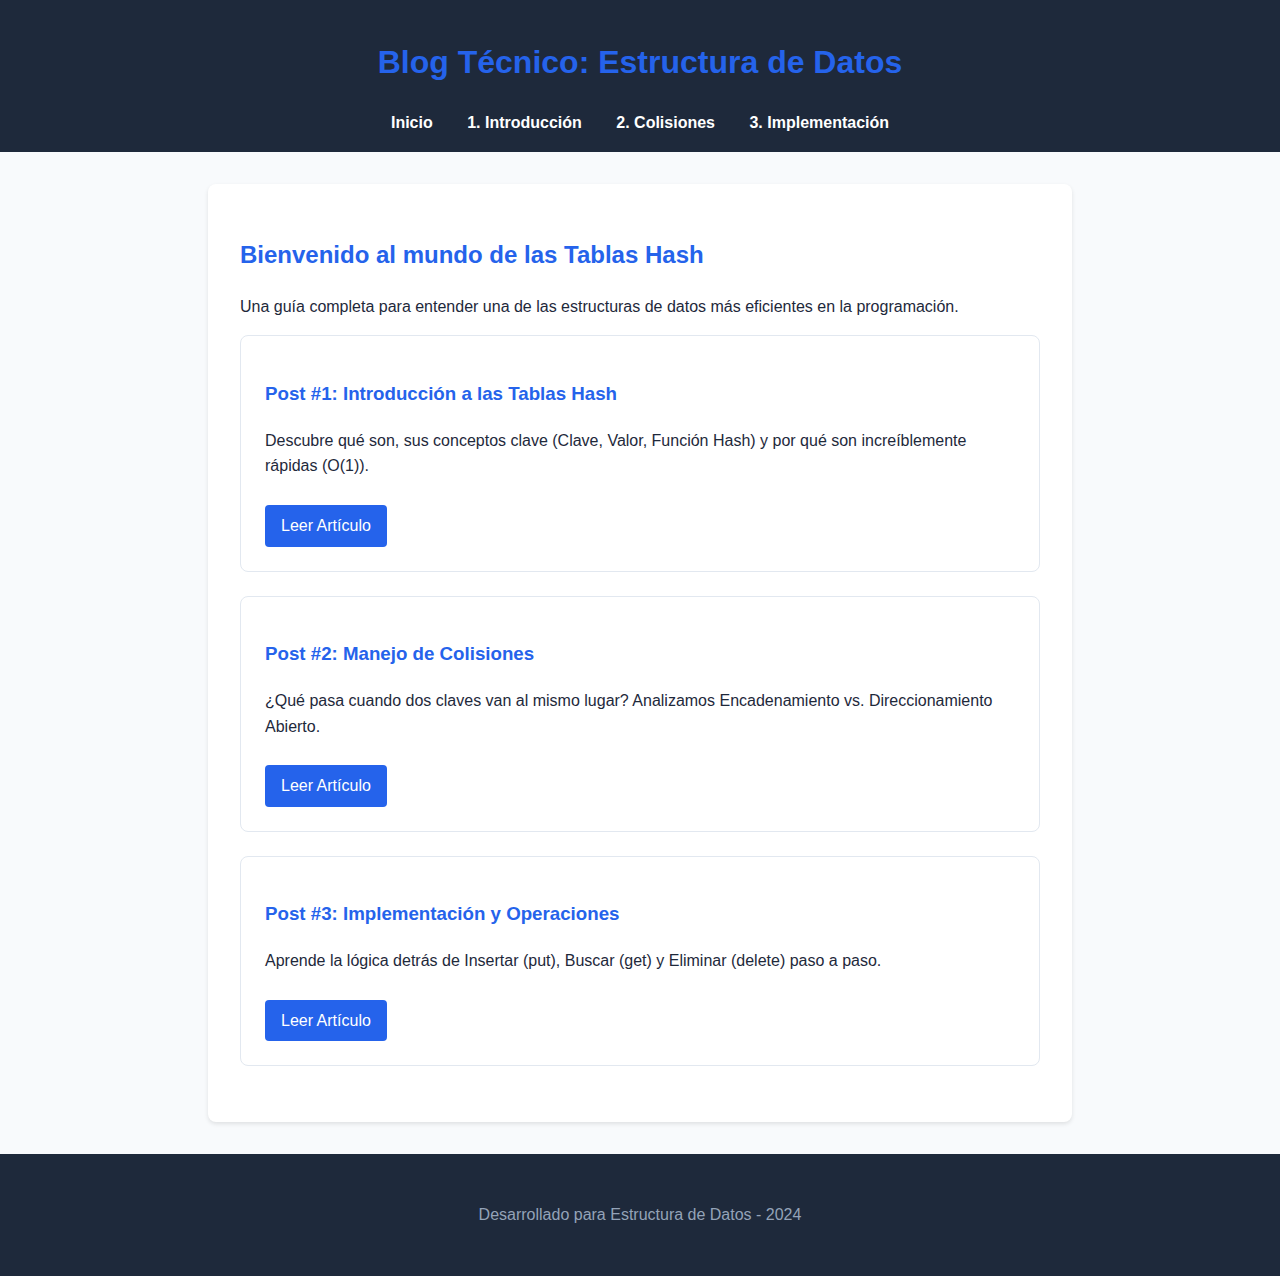
<file: index.html>
<!DOCTYPE html>
<html lang="es">
<head>
    <meta charset="UTF-8">
    <meta name="viewport" content="width=device-width, initial-scale=1.0">
    <title>Master en Tablas Hash</title>
    <link rel="stylesheet" href="styles.css">
</head>
<body>
    <header>
        <h1>Blog Técnico: Estructura de Datos</h1>
        <nav>
            <a href="index.html">Inicio</a>
            <a href="post1.html">1. Introducción</a>
            <a href="post2.html">2. Colisiones</a>
            <a href="post3.html">3. Implementación</a>
        </nav>
    </header>

    <div class="container">
        <h2>Bienvenido al mundo de las Tablas Hash</h2>
        <p>Una guía completa para entender una de las estructuras de datos más eficientes en la programación.</p>

        <!-- Post 1 -->
        <div class="post-card">
            <h3>Post #1: Introducción a las Tablas Hash</h3>
            <p>Descubre qué son, sus conceptos clave (Clave, Valor, Función Hash) y por qué son increíblemente rápidas (O(1)).</p>
            <a href="post1.html" class="btn">Leer Artículo</a>
        </div>

        <!-- Post 2 -->
        <div class="post-card">
            <h3>Post #2: Manejo de Colisiones</h3>
            <p>¿Qué pasa cuando dos claves van al mismo lugar? Analizamos Encadenamiento vs. Direccionamiento Abierto.</p>
            <a href="post2.html" class="btn">Leer Artículo</a>
        </div>

        <!-- Post 3 -->
        <div class="post-card">
            <h3>Post #3: Implementación y Operaciones</h3>
            <p>Aprende la lógica detrás de Insertar (put), Buscar (get) y Eliminar (delete) paso a paso.</p>
            <a href="post3.html" class="btn">Leer Artículo</a>
        </div>
    </div>

    <footer>
        <p>Desarrollado para Estructura de Datos - 2024</p>
    </footer>
</body>
</html>
</file>
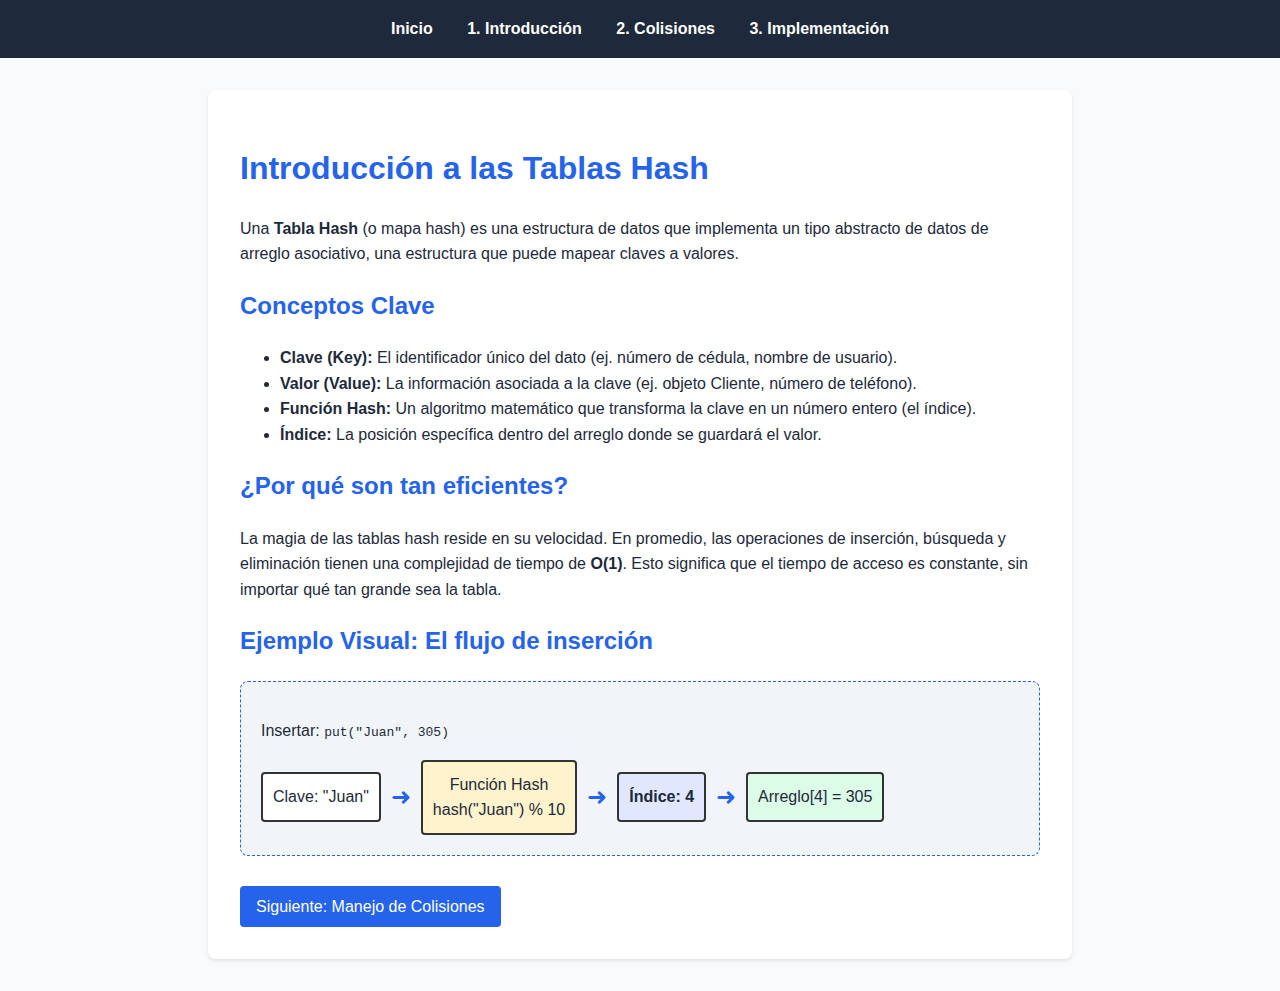
<file: post1.html>
<!DOCTYPE html>
<html lang="es">
<head>
    <meta charset="UTF-8">
    <meta name="viewport" content="width=device-width, initial-scale=1.0">
    <title>Introducción - Tablas Hash</title>
    <link rel="stylesheet" href="styles.css">
</head>
<body>
    <header>
        <nav>
            <a href="index.html">Inicio</a>
            <a href="post1.html">1. Introducción</a>
            <a href="post2.html">2. Colisiones</a>
            <a href="post3.html">3. Implementación</a>
        </nav>
    </header>

    <div class="container">
        <h1>Introducción a las Tablas Hash</h1>
        <p>Una <strong>Tabla Hash</strong> (o mapa hash) es una estructura de datos que implementa un tipo abstracto de datos de arreglo asociativo, una estructura que puede mapear claves a valores.</p>

        <h2>Conceptos Clave</h2>
        <ul>
            <li><strong>Clave (Key):</strong> El identificador único del dato (ej. número de cédula, nombre de usuario).</li>
            <li><strong>Valor (Value):</strong> La información asociada a la clave (ej. objeto Cliente, número de teléfono).</li>
            <li><strong>Función Hash:</strong> Un algoritmo matemático que transforma la clave en un número entero (el índice).</li>
            <li><strong>Índice:</strong> La posición específica dentro del arreglo donde se guardará el valor.</li>
        </ul>

        <h2>¿Por qué son tan eficientes?</h2>
        <p>La magia de las tablas hash reside en su velocidad. En promedio, las operaciones de inserción, búsqueda y eliminación tienen una complejidad de tiempo de <strong>O(1)</strong>. Esto significa que el tiempo de acceso es constante, sin importar qué tan grande sea la tabla.</p>

        <h2>Ejemplo Visual: El flujo de inserción</h2>
        <div class="visual-box">
            <p>Insertar: <code>put("Juan", 305)</code></p>
            <div class="hash-diagram">
                <div class="box">Clave: "Juan"</div>
                <div class="arrow">➜</div>
                <div class="box" style="background:#fff3cd">Función Hash<br>hash("Juan") % 10</div>
                <div class="arrow">➜</div>
                <div class="box index-box">Índice: 4</div>
                <div class="arrow">➜</div>
                <div class="box value-box">Arreglo[4] = 305</div>
            </div>
        </div>

        <a href="post2.html" class="btn">Siguiente: Manejo de Colisiones</a>
    </div>
</body>
</html>
</file>
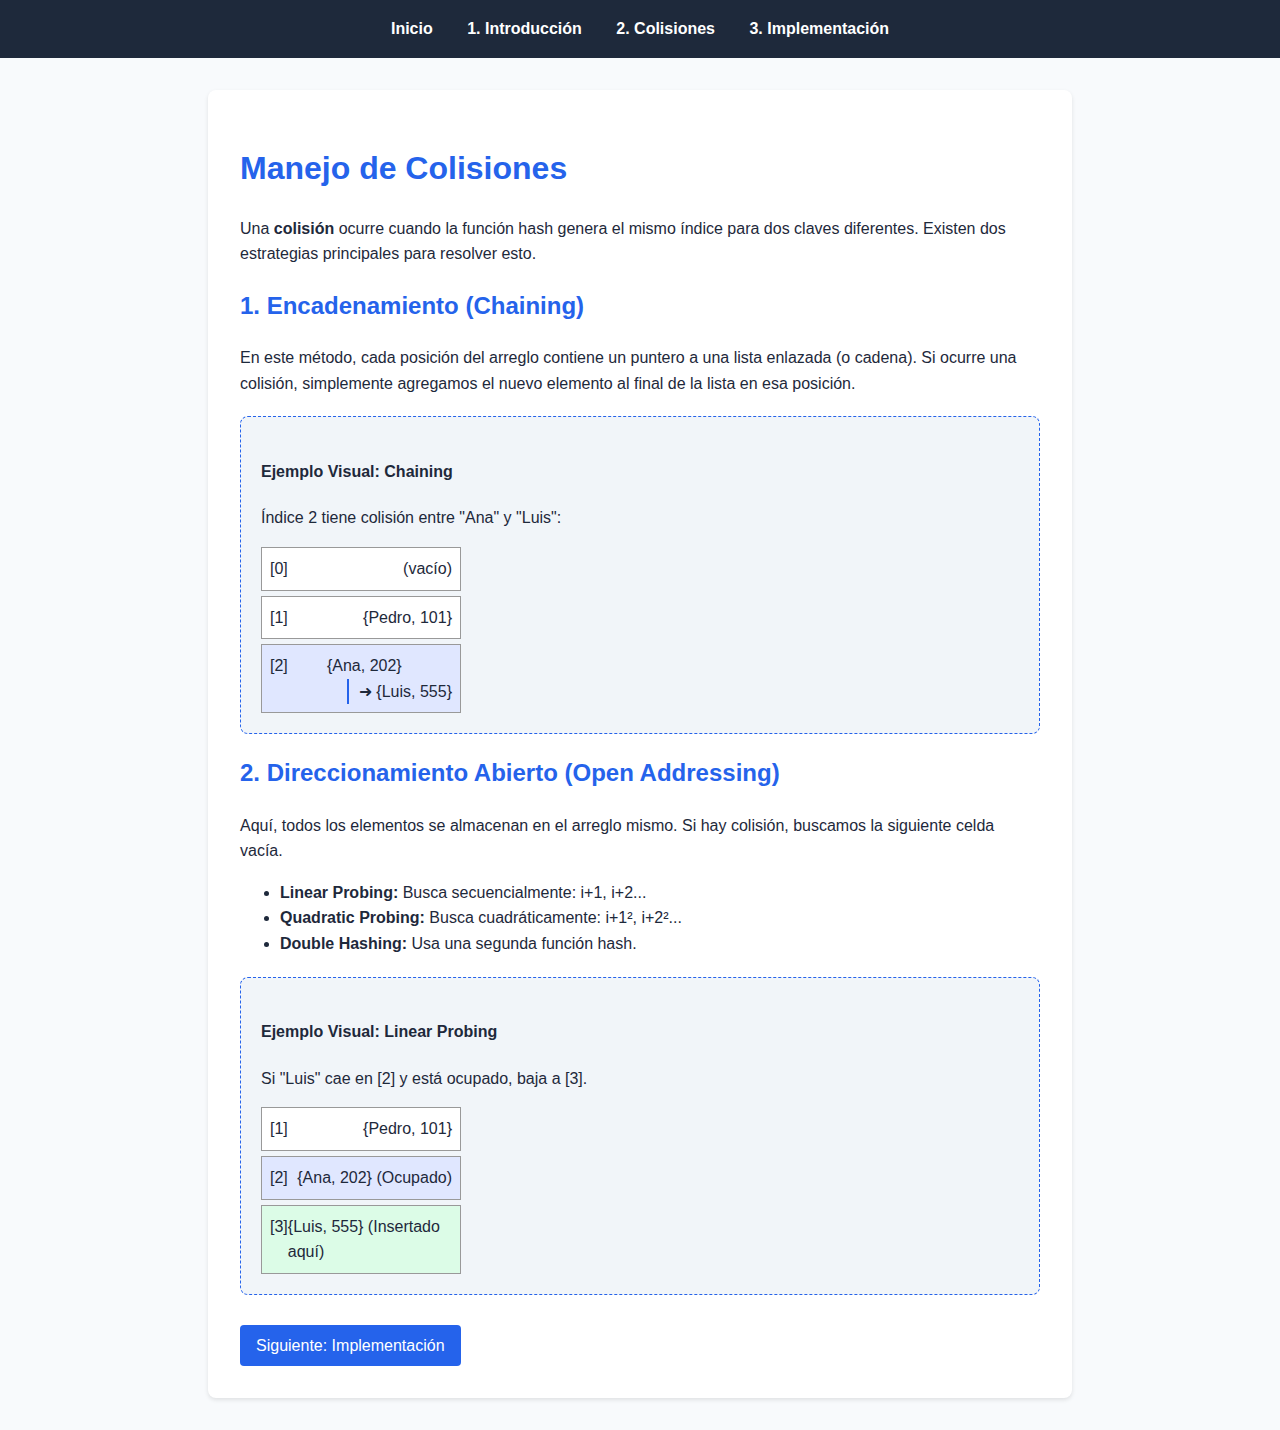
<file: post2.html>
<!DOCTYPE html>
<html lang="es">
<head>
    <meta charset="UTF-8">
    <meta name="viewport" content="width=device-width, initial-scale=1.0">
    <title>Manejo de Colisiones - Tablas Hash</title>
    <link rel="stylesheet" href="styles.css">
</head>
<body>
    <header>
        <nav>
            <a href="index.html">Inicio</a>
            <a href="post1.html">1. Introducción</a>
            <a href="post2.html">2. Colisiones</a>
            <a href="post3.html">3. Implementación</a>
        </nav>
    </header>

    <div class="container">
        <h1>Manejo de Colisiones</h1>
        <p>Una <strong>colisión</strong> ocurre cuando la función hash genera el mismo índice para dos claves diferentes. Existen dos estrategias principales para resolver esto.</p>

        <h2>1. Encadenamiento (Chaining)</h2>
        <p>En este método, cada posición del arreglo contiene un puntero a una lista enlazada (o cadena). Si ocurre una colisión, simplemente agregamos el nuevo elemento al final de la lista en esa posición.</p>
        
        <div class="visual-box">
            <h4>Ejemplo Visual: Chaining</h4>
            <p>Índice 2 tiene colisión entre "Ana" y "Luis":</p>
            <div class="array-vertical">
                <div class="array-cell">
                    <span>[0]</span> <span>(vacío)</span>
                </div>
                <div class="array-cell">
                    <span>[1]</span> <span>{Pedro, 101}</span>
                </div>
                <div class="array-cell" style="background:#e0e7ff">
                    <span>[2]</span> 
                    <div>
                        <span>{Ana, 202}</span>
                        <div class="collision-chain">➜ {Luis, 555}</div>
                    </div>
                </div>
            </div>
        </div>

        <h2>2. Direccionamiento Abierto (Open Addressing)</h2>
        <p>Aquí, todos los elementos se almacenan en el arreglo mismo. Si hay colisión, buscamos la siguiente celda vacía.</p>
        <ul>
            <li><strong>Linear Probing:</strong> Busca secuencialmente: i+1, i+2...</li>
            <li><strong>Quadratic Probing:</strong> Busca cuadráticamente: i+1², i+2²...</li>
            <li><strong>Double Hashing:</strong> Usa una segunda función hash.</li>
        </ul>

        <div class="visual-box">
            <h4>Ejemplo Visual: Linear Probing</h4>
            <p>Si "Luis" cae en [2] y está ocupado, baja a [3].</p>
            <div class="array-vertical">
                <div class="array-cell"><span>[1]</span> <span>{Pedro, 101}</span></div>
                <div class="array-cell" style="background:#e0e7ff"><span>[2]</span> <span>{Ana, 202} (Ocupado)</span></div>
                <div class="array-cell" style="background:#dcfce7"><span>[3]</span> <span>{Luis, 555} (Insertado aquí)</span></div>
            </div>
        </div>

        <a href="post3.html" class="btn">Siguiente: Implementación</a>
    </div>
</body>
</html>
</file>
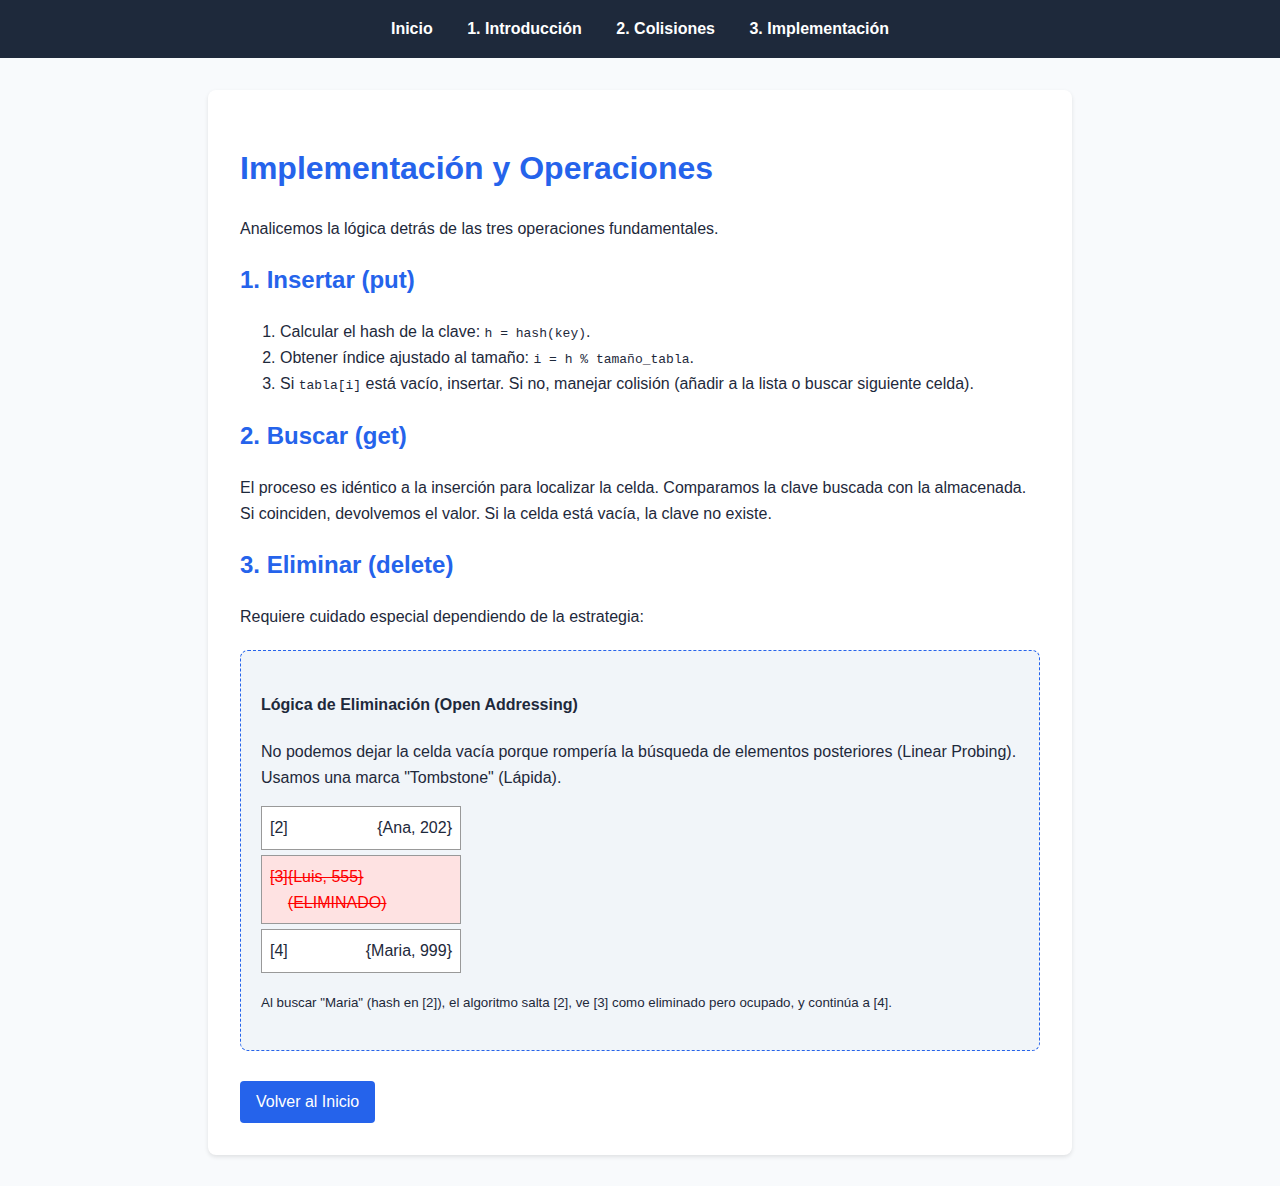
<file: post3.html>
<!DOCTYPE html>
<html lang="es">
<head>
    <meta charset="UTF-8">
    <meta name="viewport" content="width=device-width, initial-scale=1.0">
    <title>Implementación - Tablas Hash</title>
    <link rel="stylesheet" href="styles.css">
</head>
<body>
    <header>
        <nav>
            <a href="index.html">Inicio</a>
            <a href="post1.html">1. Introducción</a>
            <a href="post2.html">2. Colisiones</a>
            <a href="post3.html">3. Implementación</a>
        </nav>
    </header>

    <div class="container">
        <h1>Implementación y Operaciones</h1>
        <p>Analicemos la lógica detrás de las tres operaciones fundamentales.</p>

        <h2>1. Insertar (put)</h2>
        <ol>
            <li>Calcular el hash de la clave: <code>h = hash(key)</code>.</li>
            <li>Obtener índice ajustado al tamaño: <code>i = h % tamaño_tabla</code>.</li>
            <li>Si <code>tabla[i]</code> está vacío, insertar. Si no, manejar colisión (añadir a la lista o buscar siguiente celda).</li>
        </ol>

        <h2>2. Buscar (get)</h2>
        <p>El proceso es idéntico a la inserción para localizar la celda. Comparamos la clave buscada con la almacenada. Si coinciden, devolvemos el valor. Si la celda está vacía, la clave no existe.</p>

        <h2>3. Eliminar (delete)</h2>
        <p>Requiere cuidado especial dependiendo de la estrategia:</p>
        
        <div class="visual-box">
            <h4>Lógica de Eliminación (Open Addressing)</h4>
            <p>No podemos dejar la celda vacía porque rompería la búsqueda de elementos posteriores (Linear Probing). Usamos una marca "Tombstone" (Lápida).</p>
            
            <div class="array-vertical">
                <div class="array-cell"><span>[2]</span> <span>{Ana, 202}</span></div>
                <div class="array-cell deleted"><span>[3]</span> <span>{Luis, 555} (ELIMINADO)</span></div>
                <div class="array-cell"><span>[4]</span> <span>{Maria, 999}</span></div>
            </div>
            <p><small>Al buscar "Maria" (hash en [2]), el algoritmo salta [2], ve [3] como eliminado pero ocupado, y continúa a [4].</small></p>
        </div>

        <a href="index.html" class="btn">Volver al Inicio</a>
    </div>
</body>
</html>
</file>
<file: styles.css>
/* styles.css */
:root {
    --primary: #2563eb;
    --dark: #1e293b;
    --light: #f8fafc;
    --border: #e2e8f0;
    --code-bg: #1e1e1e;
}

body {
    font-family: 'Segoe UI', Tahoma, Geneva, Verdana, sans-serif;
    line-height: 1.6;
    margin: 0;
    padding: 0;
    background-color: var(--light);
    color: var(--dark);
}

header {
    background: var(--dark);
    color: white;
    padding: 1rem 0;
    text-align: center;
}

nav a {
    color: white;
    text-decoration: none;
    margin: 0 15px;
    font-weight: bold;
}

nav a:hover {
    text-decoration: underline;
}

.container {
    max-width: 800px;
    margin: 2rem auto;
    padding: 0 1rem;
    background: white;
    padding: 2rem;
    border-radius: 8px;
    box-shadow: 0 2px 4px rgba(0,0,0,0.1);
}

h1, h2, h3 { color: var(--primary); }

/* Estilos para las tarjetas de posts en el Home */
.post-card {
    border: 1px solid var(--border);
    padding: 1.5rem;
    margin-bottom: 1.5rem;
    border-radius: 8px;
    transition: transform 0.2s;
}

.post-card:hover {
    transform: translateY(-5px);
    box-shadow: 0 4px 6px rgba(0,0,0,0.1);
}

.btn {
    display: inline-block;
    background: var(--primary);
    color: white;
    padding: 0.5rem 1rem;
    text-decoration: none;
    border-radius: 4px;
    margin-top: 10px;
}

/* Estilos para Diagramas Visuales (CSS puro) */
.visual-box {
    background: #f1f5f9;
    padding: 20px;
    border-radius: 8px;
    margin: 20px 0;
    border: 1px dashed var(--primary);
}

.hash-diagram {
    display: flex;
    align-items: center;
    gap: 10px;
    flex-wrap: wrap;
}

.box {
    border: 2px solid #333;
    padding: 10px;
    background: white;
    min-width: 60px;
    text-align: center;
    border-radius: 4px;
}

.arrow { font-size: 24px; color: var(--primary); }
.index-box { background: #e0e7ff; font-weight: bold; }
.value-box { background: #dcfce7; }

/* Diagrama de Array Vertical */
.array-vertical {
    display: flex;
    flex-direction: column;
    gap: 5px;
    width: 200px;
}
.array-cell {
    border: 1px solid #999;
    padding: 8px;
    background: white;
    display: flex;
    justify-content: space-between;
}
.collision-chain { margin-left: 20px; border-left: 2px solid var(--primary); padding-left: 10px; }
.deleted { text-decoration: line-through; color: red; background: #fee2e2; }

footer {
    text-align: center;
    padding: 2rem;
    background: var(--dark);
    color: #94a3b8;
    margin-top: 2rem;
}
</file>
